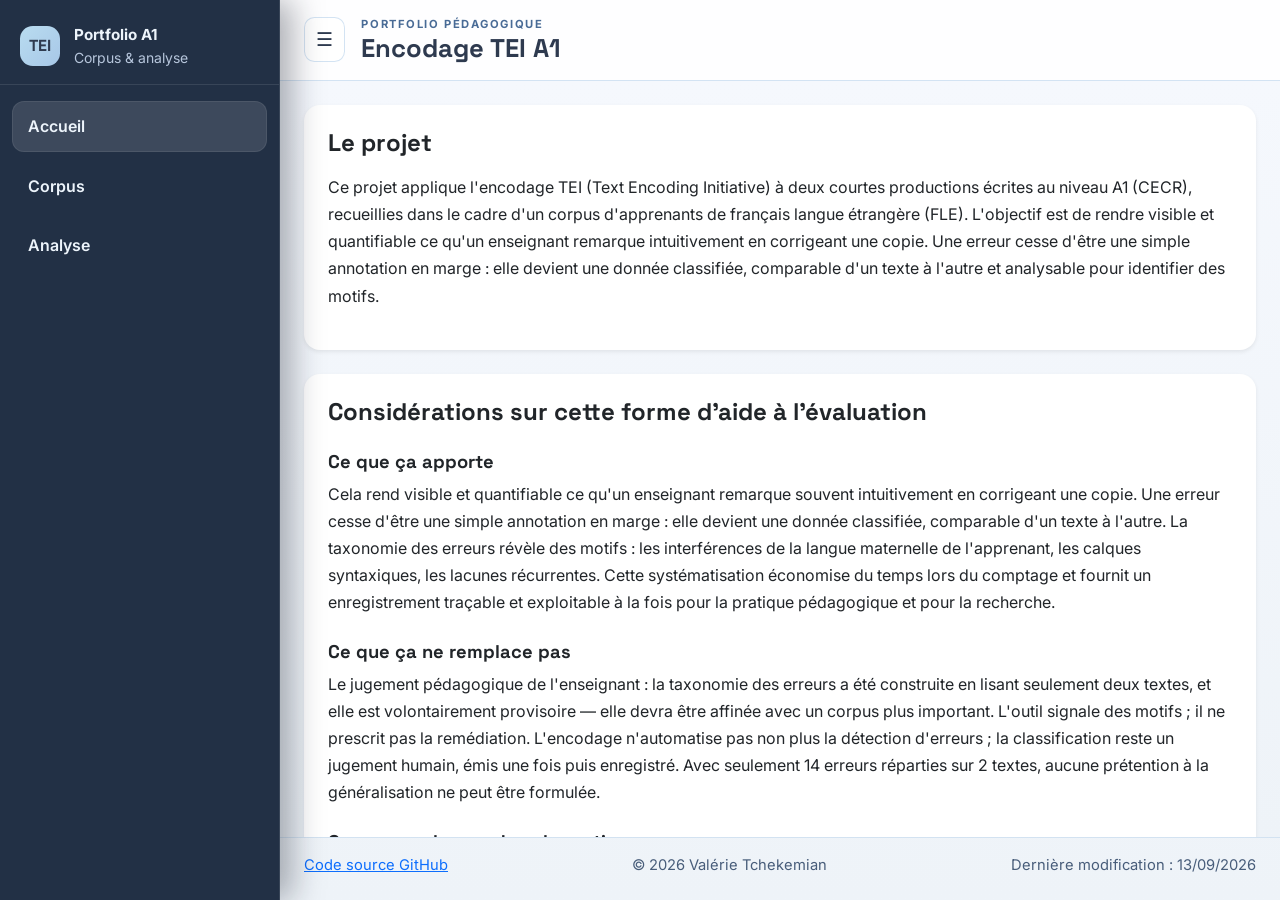
<file: index.html>
<!DOCTYPE html>
<html lang="fr">
<head>
  <meta charset="UTF-8"/>
  <meta name="viewport" content="width=device-width, initial-scale=1.0"/>
  <title>Portfolio TEI A1 — Accueil</title>
  <link rel="stylesheet" href="https://cdn.jsdelivr.net/npm/bootstrap@5.3.3/dist/css/bootstrap.min.css"/>
  <link rel="stylesheet" href="stile.css"/>
  <script src="script.js" defer></script>
</head>
<body>
  <div class="app-shell">
    <aside class="sidebar" id="sidebar" aria-label="Navigation principale">
      <div class="sidebar-header">
        <div class="brand">
          <span class="brand-mark">TEI</span>
          <div class="brand-copy">
            <span class="brand-name">Portfolio A1</span>
            <small>Corpus &amp; analyse</small>
          </div>
        </div>
        <button class="sidebar-close" id="sidebar-close" aria-label="Fermer le menu">✕</button>
      </div>

      <nav class="sidebar-nav">
        <a class="nav-link active" href="accueil.html" data-page="accueil.html">Accueil</a>
        <a class="nav-link" href="tei_corpus.html" data-page="tei_corpus.html">Corpus</a>
        <a class="nav-link" href="analysis/rapport_analyse.html" data-page="analysis/rapport_analyse.html">Analyse</a>
      </nav>
    </aside>

    <div class="sidebar-overlay" id="sidebar-overlay"></div>

    <div class="main-panel">
      <header class="topbar">
        <button class="sidebar-toggle" id="sidebar-toggle" aria-controls="sidebar" aria-expanded="false" aria-label="Ouvrir le menu">☰</button>
        <div class="topbar-title">
          <span class="topbar-kicker">Portfolio pédagogique</span>
          <h1 id="page-title">Encodage TEI A1</h1>
        </div>
      </header>

      <main class="page-content">
        <iframe id="page-frame" title="Contenu du projet" src="accueil.html"></iframe>
      </main>

      <footer class="page-footer">
        <p><a href="https://github.com/valerietchekemian/TEI-Encoding-A1" target="_blank" rel="noopener noreferrer">Code source GitHub</a></p>
        <p>© 2026 Valérie Tchekemian</p>
        <p>Dernière modification : 13/09/2026</p>
      </footer>
    </div>
  </div>
</body>
</html>
</file>
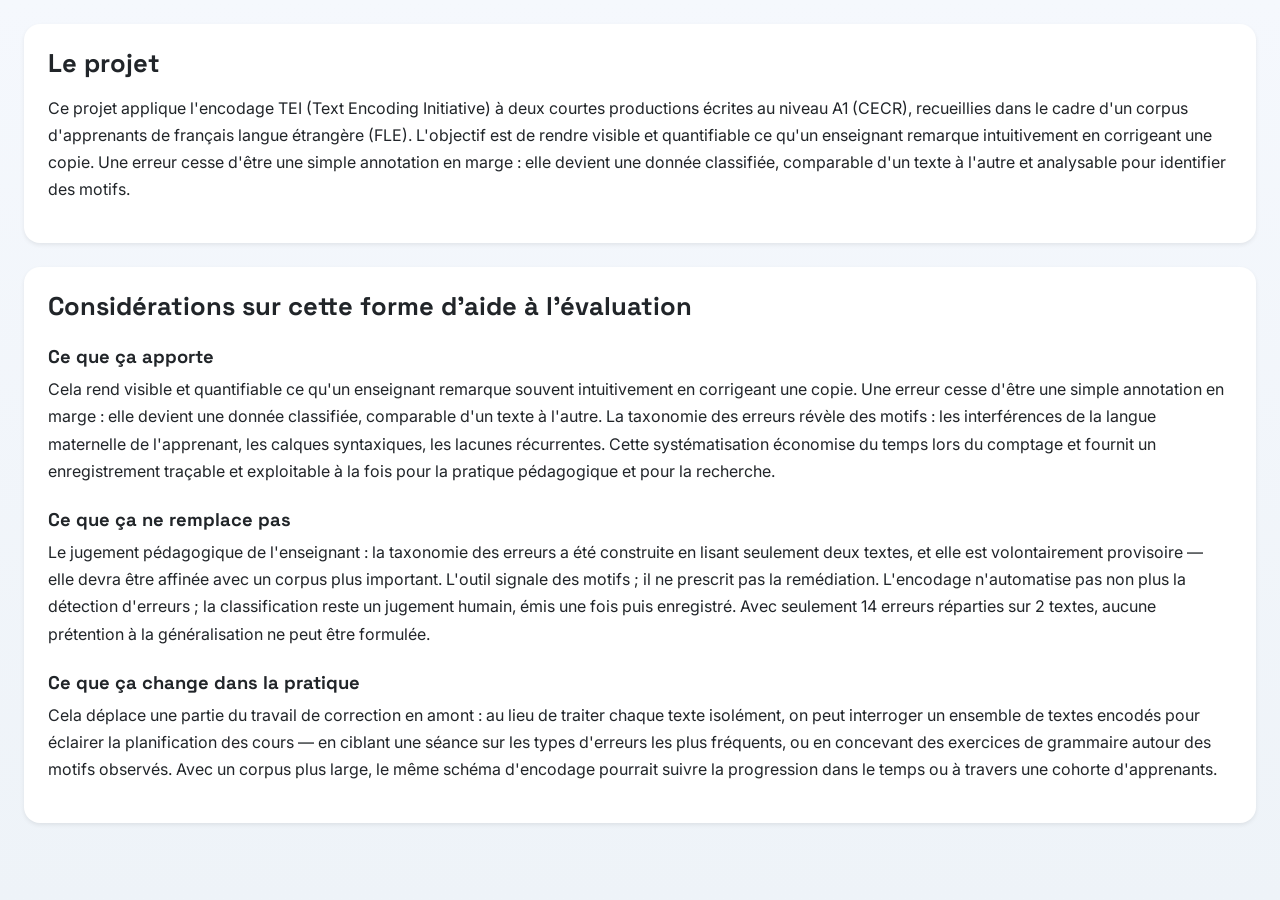
<file: accueil.html>
<!DOCTYPE html>
<html lang="fr">
<head>
  <meta charset="UTF-8"/>
  <meta name="viewport" content="width=device-width, initial-scale=1.0"/>
  <title>Accueil — Portfolio TEI A1</title>
  <link rel="stylesheet" href="https://cdn.jsdelivr.net/npm/bootstrap@5.3.3/dist/css/bootstrap.min.css"/>
  <link rel="stylesheet" href="stile.css"/>
  <style>
    main.page-content {
      padding: 1.5rem 1.5rem 2rem;
    }
  </style>
</head>
<body>
  <main class="page-content">
    <!-- ============================================================ -->
    <!-- 1. Introduction / contexte du projet                          -->
    <!-- ============================================================ -->
    <section class="intro card border-0 shadow-sm mb-4">
      <div class="card-body">
        <h2>Le projet</h2>
        <p>
          Ce projet applique l'encodage TEI (Text Encoding Initiative) à deux courtes productions écrites au niveau A1 (CECR), recueillies dans le cadre d'un corpus d'apprenants de français langue étrangère (FLE). L'objectif est de rendre visible et quantifiable ce qu'un enseignant remarque intuitivement en corrigeant une copie. Une erreur cesse d'être une simple annotation en marge : elle devient une donnée classifiée, comparable d'un texte à l'autre et analysable pour identifier des motifs.
        </p>
      </div>
    </section>

    <!-- ============================================================ -->
    <!-- 2. Considérations : le TEI comme aide à l'évaluation           -->
    <!-- ============================================================ -->
    <section class="considerations card border-0 shadow-sm mb-4">
      <div class="card-body">
        <h2>Considérations sur cette forme d'aide à l'évaluation</h2>

        <h3>Ce que ça apporte</h3>
        <p>
          Cela rend visible et quantifiable ce qu'un enseignant remarque souvent intuitivement en corrigeant une copie. Une erreur cesse d'être une simple annotation en marge : elle devient une donnée classifiée, comparable d'un texte à l'autre. La taxonomie des erreurs révèle des motifs : les interférences de la langue maternelle de l'apprenant, les calques syntaxiques, les lacunes récurrentes. Cette systématisation économise du temps lors du comptage et fournit un enregistrement traçable et exploitable à la fois pour la pratique pédagogique et pour la recherche.
        </p>

        <h3>Ce que ça ne remplace pas</h3>
        <p>
          Le jugement pédagogique de l'enseignant : la taxonomie des erreurs a été construite en lisant seulement deux textes, et elle est volontairement provisoire — elle devra être affinée avec un corpus plus important. L'outil signale des motifs ; il ne prescrit pas la remédiation. L'encodage n'automatise pas non plus la détection d'erreurs ; la classification reste un jugement humain, émis une fois puis enregistré. Avec seulement 14 erreurs réparties sur 2 textes, aucune prétention à la généralisation ne peut être formulée.
        </p>

        <h3>Ce que ça change dans la pratique</h3>
        <p>
          Cela déplace une partie du travail de correction en amont : au lieu de traiter chaque texte isolément, on peut interroger un ensemble de textes encodés pour éclairer la planification des cours — en ciblant une séance sur les types d'erreurs les plus fréquents, ou en concevant des exercices de grammaire autour des motifs observés. Avec un corpus plus large, le même schéma d'encodage pourrait suivre la progression dans le temps ou à travers une cohorte d'apprenants.
        </p>
      </div>
    </section>
  </main>
</body>
</html>
</file>
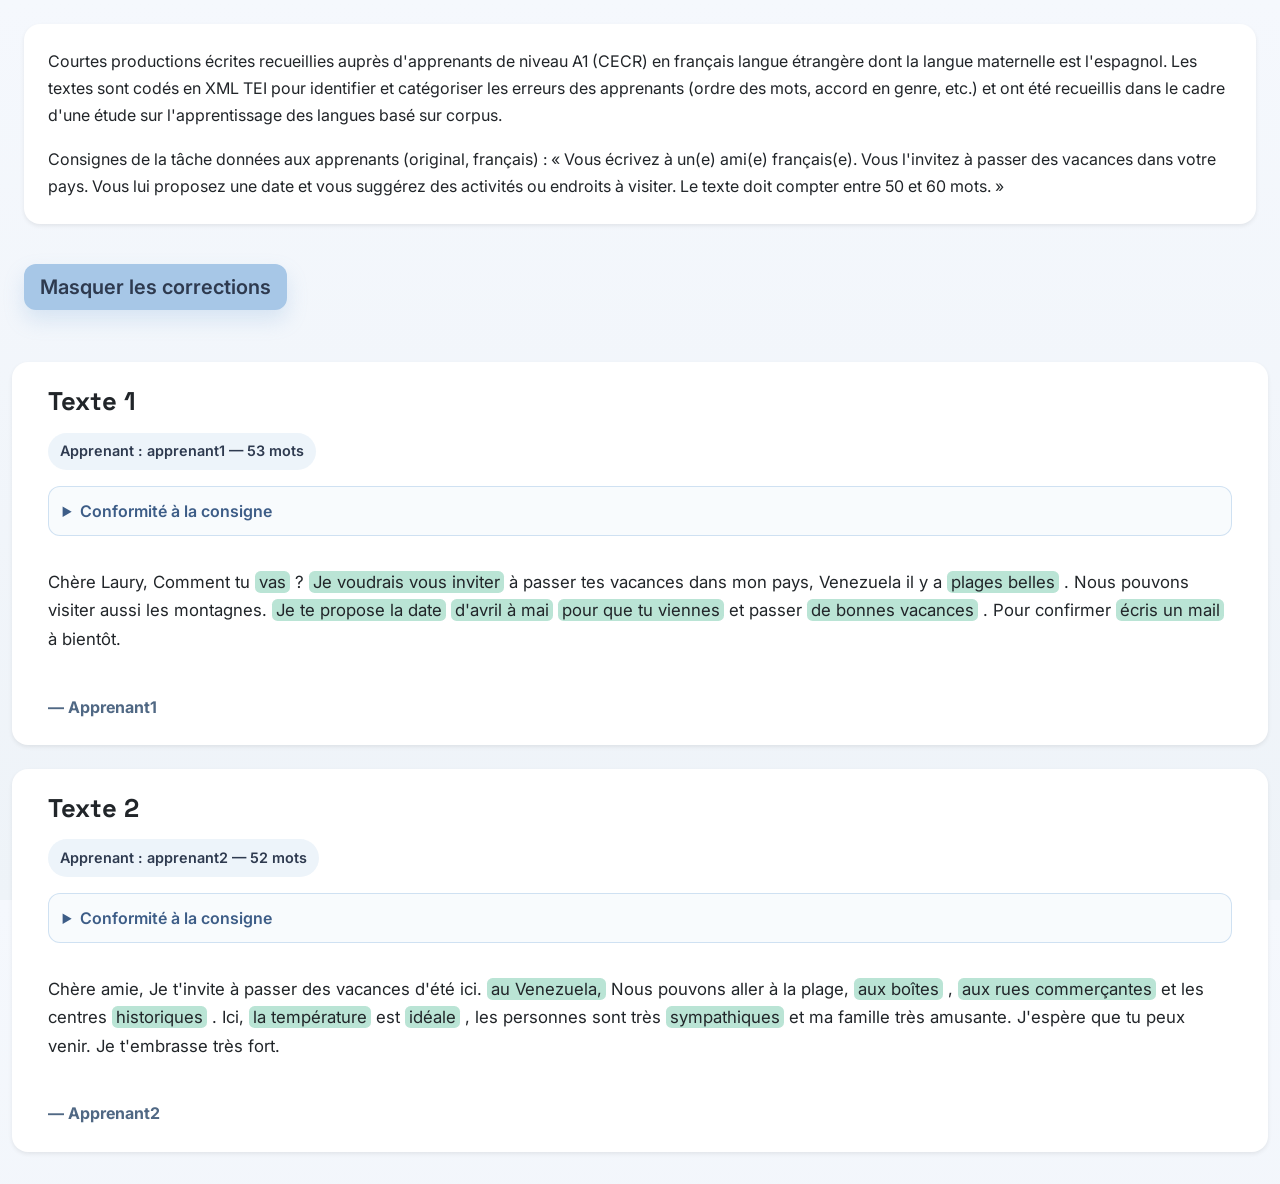
<file: tei_corpus.html>
<!DOCTYPE html SYSTEM "about:legacy-compat">
<html lang="fr">
<head>
<meta charset="UTF-8">
<meta name="viewport" content="width=device-width, initial-scale=1.0">
<title>Corpus TEI A1 — Vue interactive</title>
<link rel="stylesheet" href="https://cdn.jsdelivr.net/npm/bootstrap@5.3.3/dist/css/bootstrap.min.css">
<link rel="stylesheet" href="stile.css">
<style>
  main.page-content {
    padding: 1.5rem 1.5rem 2rem;
  }
</style>
</head>
<body>
  <main class="page-content">
    <section class="corpus-info card border-0 shadow-sm mb-4">
      <div class="card-body">
        <p>Courtes productions écrites recueillies auprès d'apprenants de niveau A1 (CECR) en français langue étrangère dont la langue maternelle est l'espagnol. Les textes sont codés en XML TEI pour identifier et catégoriser les erreurs des apprenants (ordre des mots, accord en genre, etc.) et ont été recueillis dans le cadre d'une étude sur l'apprentissage des langues basé sur corpus.</p>
        <p class="mb-0">Consignes de la tâche données aux apprenants (original, français) : « Vous écrivez à un(e) ami(e) français(e). Vous l'invitez à passer des vacances dans votre pays. Vous lui proposez une date et vous suggérez des activités ou endroits à visiter. Le texte doit compter entre 50 et 60 mots. »</p>
      </div>
    </section>

    <div class="d-flex justify-content-center justify-content-md-start">
      <button id="toggle-corrections" class="btn btn-primary btn-lg fw-semibold">Masquer les corrections</button>
    </div>

    <div class="corpus row g-4 mt-1">
      <article class="learner-text card border-0 shadow-sm col-12">
        <div class="card-body">
          <h2>Texte 1</h2>
          <p class="meta">
            Apprenant : apprenant1 —
            53 mots
          </p>
          <details class="conformite">
            <summary>Conformité à la consigne</summary>
            <ul>
              <li>oui</li>
              <li>oui</li>
              <li>oui — « la date de avril à may »</li>
              <li>oui — visiter les montagnes</li>
              <li>oui — 53 mots</li>
            </ul>
          </details>
          <div class="text-body">
            <p>
              Chère Laury, Comment tu
              <span class="choice"><span class="erreur">va</span><span class="correction" data-type="accord-sujet-verbe">vas</span></span>
              ?
              <span class="choice"><span class="erreur">Je voudrai inviter vous</span><span class="correction" data-type="ordre-des-mots">Je voudrais vous inviter</span></span>
              à passer tes vacances dans mon pays, Venezuela il y a
              <span class="choice"><span class="erreur">plagés bels</span><span class="correction" data-type="interference-orthographique">plages belles</span></span>
              . Nous pouvons visiter aussi les montagnes.
              <span class="choice"><span class="erreur">Je propose tu la date</span><span class="correction" data-type="structure-verbale">Je te propose la date</span></span>
              <span class="choice"><span class="erreur">de avril à may</span><span class="correction" data-type="interference-orthographique">d'avril à mai</span></span>
              <span class="choice"><span class="erreur">pour tu venir</span><span class="correction" data-type="structure-verbale">pour que tu viennes</span></span>
              et passer
              <span class="choice"><span class="erreur">a bon vacances</span><span class="correction" data-type="accord-genre">de bonnes vacances</span></span>
              . Pour confirmer
              <span class="choice"><span class="erreur">écrite a mèl</span><span class="correction" data-type="structure-verbale">écris un mail</span></span>
              à bientôt.
            </p>
          </div>
          <p class="signature">— Apprenant1</p>
        </div>
      </article>

      <article class="learner-text card border-0 shadow-sm col-12">
        <div class="card-body">
          <h2>Texte 2</h2>
          <p class="meta">
            Apprenant : apprenant2 —
            52 mots
          </p>
          <details class="conformite">
            <summary>Conformité à la consigne</summary>
            <ul>
              <li>oui</li>
              <li>oui</li>
              <li>non — aucune date mentionnée</li>
              <li>oui — plage, boutiques, rues commerçantes, centres historiques</li>
              <li>oui — 52 mots</li>
            </ul>
          </details>
          <div class="text-body">
            <p>
              Chère amie, Je t'invite à passer des vacances d'été ici.
              <span class="choice"><span class="erreur">Vénézuéla.</span><span class="correction" data-type="syntaxe">au Venezuela,</span></span>
              Nous pouvons aller à la plage,
              <span class="choice"><span class="erreur">à les boîtes</span><span class="correction" data-type="fusion-prepositionnelle">aux boîtes</span></span>
              ,
              <span class="choice"><span class="erreur">à les rues comerçantes</span><span class="correction" data-type="fusion-prepositionnelle">aux rues commerçantes</span></span>
              et les centres
              <span class="choice"><span class="erreur">historyques</span><span class="correction" data-type="interference-orthographique">historiques</span></span>
              . Ici,
              <span class="choice"><span class="erreur">le temperature</span><span class="correction" data-type="accord-genre">la température</span></span>
              est
              <span class="choice"><span class="erreur">ideale</span><span class="correction" data-type="interference-orthographique">idéale</span></span>
              , les personnes sont très
              <span class="choice"><span class="erreur">sympathyques</span><span class="correction" data-type="interference-orthographique">sympathiques</span></span>
              et ma famille très amusante. J'espère que tu peux venir. Je t'embrasse très fort.
            </p>
          </div>
          <p class="signature">— Apprenant2</p>
        </div>
      </article>
    </div>
  </main>

  <script src="script.js"></script>
</body>
</html>
</file>
<file: stile.css>
@import url('https://fonts.googleapis.com/css2?family=Space+Grotesk:wght@500;700&family=Inter:wght@400;500;600;700&display=swap');

/* ===== Root palette ===== */
:root {
  --bleu-poudre: #A7C7E7;
  --bleu-ciel: #B9DCF0;
  --menthe: #A9DECB;
  --peche: #F3C9C0;
  --jaune-pale: #F2E1A0;
  --fond: #f4f7fb;
  --fond-1: #f5f8fd;
  --fond-2: #eef3f8;
  --encre: #2E3A4F;
  --blanc: #ffffff;
  --gris-clair: #e8eef7;
  --ombre: rgba(46, 58, 79, 0.12);
  --header-bg: rgba(255, 255, 255, 0.88);
  --header-border: rgba(167, 199, 231, 0.5);
  --card-border: rgba(167, 199, 231, 0.45);
  --card-shadow: rgba(46, 58, 79, 0.08);
  --eyebrow: #496b96;
  --muted: #485d7a;
  --muted-strong: #4e5d78;
  --summary-text: #3d5d87;
  --summary-bg: rgba(167, 199, 231, 0.08);
  --link-hover-bg: rgba(167, 199, 231, 0.15);
  --meta-bg: rgba(167, 199, 231, 0.2);
  --erreur-bg: rgba(243, 201, 192, 0.8);
  --correction-bg: rgba(169, 222, 203, 0.8);
  --signature: #506884;
  --toggle-shadow: rgba(131, 175, 218, 0.25);
  --toggle-shadow-hover: rgba(131, 175, 218, 0.3);
  --list-item-border: rgba(167, 199, 231, 0.45);
  --list-item-hover-bg: rgba(167, 199, 231, 0.15);
  --sidebar-bg: rgba(27, 42, 63, 0.97);
  --sidebar-border: rgba(255, 255, 255, 0.1);
  --sidebar-text: #edf4fb;
  --sidebar-muted: #b7c6dc;
  --sidebar-active: rgba(255, 255, 255, 0.12);
  --sidebar-shadow: rgba(16, 24, 36, 0.35);
  --topbar-bg: rgba(255, 255, 255, 0.85);
  --footer-border: rgba(167, 199, 231, 0.4);
}

/* ===== Base reset ===== */
* {
  box-sizing: border-box;
}

html, body {
  min-height: 100%;
  height: 100%;
  margin: 0;
}

body {
  font-family: 'Inter', sans-serif;
  background: linear-gradient(180deg, var(--fond-1) 0%, var(--fond-2) 100%);
  color: var(--encre);
  padding: 0;
}

img,
svg {
  max-width: 100%;
}

h1, h2, h3 {
  font-family: 'Space Grotesk', sans-serif;
  font-weight: 700;
}

h1, h2, h3,
p {
  margin-top: 0;
}

.app-shell {
  display: flex;
  min-height: 100vh;
}

.sidebar {
  position: sticky;
  top: 0;
  width: 280px;
  min-height: 100vh;
  background: var(--sidebar-bg);
  border-right: 1px solid var(--sidebar-border);
  color: var(--sidebar-text);
  box-shadow: 12px 0 30px var(--sidebar-shadow);
  z-index: 20;
  transition: width 0.3s ease, transform 0.3s ease, border-color 0.3s ease;
  overflow: hidden;
}

.sidebar.is-collapsed {
  width: 0;
  min-width: 0;
  border-right-width: 0;
}

.sidebar.is-collapsed .sidebar-header,
.sidebar.is-collapsed .sidebar-nav {
  opacity: 0;
  visibility: hidden;
  pointer-events: none;
}

.sidebar-header {
  display: flex;
  align-items: center;
  justify-content: space-between;
  padding: 1.5rem 1.25rem 1rem;
  border-bottom: 1px solid var(--sidebar-border);
}

.brand {
  display: flex;
  align-items: center;
  gap: 0.9rem;
}

.brand-mark {
  display: inline-flex;
  align-items: center;
  justify-content: center;
  width: 2.5rem;
  height: 2.5rem;
  border-radius: 0.8rem;
  background: linear-gradient(135deg, var(--bleu-ciel), var(--bleu-poudre));
  color: var(--encre);
  font-weight: 700;
  font-family: 'Space Grotesk', sans-serif;
}

.brand-copy {
  display: flex;
  flex-direction: column;
}

.brand-name {
  font-size: 0.95rem;
  font-weight: 700;
}

.brand-copy small {
  color: var(--sidebar-muted);
}

.sidebar-close {
  display: none;
  border: none;
  background: transparent;
  color: var(--sidebar-text);
  font-size: 1.25rem;
  line-height: 1;
}

.sidebar-nav {
  display: flex;
  flex-direction: column;
  padding: 1rem 0.75rem;
  gap: 0.5rem;
}

.nav-link {
  display: block;
  padding: 0.85rem 1rem;
  border-radius: 0.75rem;
  color: var(--sidebar-text);
  text-decoration: none;
  font-weight: 600;
  transition: background-color 0.2s ease, transform 0.2s ease;
}

.nav-link:hover,
.nav-link:focus {
  background: var(--sidebar-active);
  color: var(--sidebar-text);
  text-decoration: none;
}

.nav-link.active {
  background: var(--sidebar-active);
  box-shadow: inset 0 0 0 1px rgba(255, 255, 255, 0.08);
}

.main-panel {
  display: flex;
  flex-direction: column;
  flex: 1;
  min-width: 0;
}

.topbar {
  position: sticky;
  top: 0;
  z-index: 10;
  display: flex;
  align-items: center;
  gap: 1rem;
  padding: 1rem 1.5rem;
  background: var(--topbar-bg);
  border-bottom: 1px solid var(--header-border);
  backdrop-filter: blur(10px);
}

.sidebar-toggle {
  display: inline-flex;
  border: 1px solid var(--header-border);
  background: rgba(255, 255, 255, 0.8);
  border-radius: 0.65rem;
  padding: 0.45rem 0.7rem;
  color: var(--encre);
  font-size: 1.2rem;
}

.topbar-title {
  display: flex;
  flex-direction: column;
}

.topbar-kicker {
  color: var(--eyebrow);
  font-size: 0.7rem;
  font-weight: 700;
  letter-spacing: 0.14em;
  text-transform: uppercase;
}

.topbar-title h1 {
  margin: 0;
  font-size: clamp(1.5rem, 2vw, 2rem);
}

.page-content {
  flex: 1;
  min-height: 0;
  padding: 0;
  overflow: auto;
}

#page-frame {
  display: block;
  width: 100%;
  height: 100%;
  border: 0;
  background: transparent;
  overflow: auto;
}

.page-footer {
  display: flex;
  justify-content: space-between;
  gap: 1rem;
  flex-wrap: wrap;
  padding: 1rem 1.5rem 1.5rem;
  border-top: 1px solid var(--footer-border);
  color: var(--muted);
  font-size: 0.92rem;
}

.page-footer p {
  margin: 0;
}

.sidebar-overlay {
  display: none;
}

.site-header {
  padding-top: 2rem;
}

.header-card {
  background: var(--header-bg);
  border: 1px solid var(--header-border);
  border-radius: 1.25rem;
  box-shadow: 0 20px 40px var(--ombre);
  padding: 2rem 1.5rem;
  backdrop-filter: blur(6px);
}

.eyebrow {
  color: var(--eyebrow);
  font-size: 0.75rem;
  font-weight: 700;
  letter-spacing: 0.14em;
  text-transform: uppercase;
}

.site-header h1 {
  font-size: clamp(2rem, 4vw, 3.2rem);
  line-height: 1.1;
  margin: 0;
}

.credit {
  color: var(--muted);
  font-size: 1rem;
  font-weight: 500;
}

.card {
  border: 1px solid var(--card-border);
  border-radius: 1rem;
  box-shadow: 0 14px 30px var(--card-shadow);
  background: var(--blanc);
}

.card-body {
  padding: 1.5rem;
}

.intro h2,
.considerations h2,
.liens h2,
.corpus-info h2,
.learner-text h2 {
  font-size: clamp(1.5rem, 2vw, 2rem);
  margin-bottom: 1rem;
}

.intro p,
.considerations p,
.corpus-info p,
.learner-text p {
  line-height: 1.7;
}

.considerations h3 {
  font-size: 1.15rem;
  margin-top: 1.5rem;
  margin-bottom: 0.5rem;
}

.list-group {
  border-radius: 0.75rem;
  overflow: hidden;
}

.list-group-item {
  border-color: var(--list-item-border);
  color: var(--encre);
  font-weight: 500;
  padding: 1rem 1.1rem;
  transition: background-color 0.2s ease, transform 0.2s ease;
}

.list-group-item-action:hover,
.list-group-item-action:focus {
  background-color: var(--list-item-hover-bg);
  transform: translateX(2px);
}

.site-footer {
  text-align: center;
  color: var(--muted-strong);
  padding-bottom: 2rem;
}

.corpus {
  margin-top: 1.5rem;
}

.learner-text .card-body {
  padding: 1.5rem;
}

.meta {
  display: inline-flex;
  align-items: center;
  padding: 0.4rem 0.75rem;
  border-radius: 999px;
  background: var(--meta-bg);
  color: var(--encre);
  font-size: 0.9rem;
  font-weight: 600;
  margin-bottom: 1rem;
}

.conformite {
  margin-bottom: 1rem;
}

.conformite summary {
  cursor: pointer;
  font-weight: 600;
  color: var(--summary-text);
  padding: 0.75rem 0.85rem;
  border: 1px solid var(--header-border);
  border-radius: 0.75rem;
  background: var(--summary-bg);
}

.conformite ul {
  margin-top: 0.75rem;
  margin-bottom: 0;
  padding-left: 1.25rem;
}

.text-body {
  padding: 1rem 0 0.5rem;
}

.text-body p {
  font-size: 1.05rem;
}

.signature {
  font-weight: 700;
  color: var(--signature);
  margin-top: 1rem;
  margin-bottom: 0;
}

.choice {
  display: inline;
}

.erreur {
  background: var(--erreur-bg);
  padding: 1px 4px;
  border-radius: 0.35rem;
}

.correction {
  background: var(--correction-bg);
  padding: 1px 4px;
  border-radius: 0.35rem;
  display: inline;
  cursor: pointer;
}

#toggle-corrections {
  background-color: var(--bleu-poudre);
  color: var(--encre);
  border: none;
  border-radius: 0.75rem;
  font-weight: 700;
  box-shadow: 0 10px 20px var(--toggle-shadow);
  margin: 1rem 0 1.5rem;
  transition: transform 0.2s ease, box-shadow 0.2s ease;
}

#toggle-corrections:hover {
  background-color: var(--bleu-ciel);
  transform: translateY(-1px);
  box-shadow: 0 12px 24px var(--toggle-shadow-hover);
}

#toggle-corrections:active {
  transform: translateY(0);
}

/* Par défaut : corrections visibles */
body.corrections-visible .correction {
  display: inline;
}

body.corrections-visible .erreur {
  display: none;
}

/* Corrections masquées */
body:not(.corrections-visible) .correction {
  display: none;
}

body:not(.corrections-visible) .erreur {
  display: inline;
}

/* ===== Responsive ===== */
@media (max-width: 767.98px) {
  .app-shell {
    position: relative;
  }

  .sidebar {
    position: fixed;
    left: 0;
    top: 0;
    width: min(80vw, 280px);
    height: 100vh;
    transform: translateX(-110%);
    z-index: 30;
  }

  .sidebar.is-open {
    transform: translateX(0);
  }

  .sidebar-toggle,
  .sidebar-close {
    display: inline-flex;
  }

  .sidebar-overlay {
    display: block;
    position: fixed;
    inset: 0;
    background: rgba(17, 24, 39, 0.45);
    opacity: 0;
    pointer-events: none;
    transition: opacity 0.2s ease;
    z-index: 25;
  }

  body.sidebar-open .sidebar-overlay {
    opacity: 1;
    pointer-events: auto;
  }

  .topbar {
    padding: 0.9rem 1rem;
  }

  .page-content {
    padding: 0;
  }

  .page-footer {
    flex-direction: column;
    align-items: flex-start;
    padding: 1rem;
  }

  .site-header {
    padding-top: 1.25rem;
  }

  .header-card,
  .card-body {
    padding: 1.1rem;
  }

  .site-header h1 {
    font-size: 2rem;
  }

  .text-body p {
    font-size: 1rem;
  }

  .list-group-item {
    padding: 0.85rem 1rem;
  }
}
</file>
